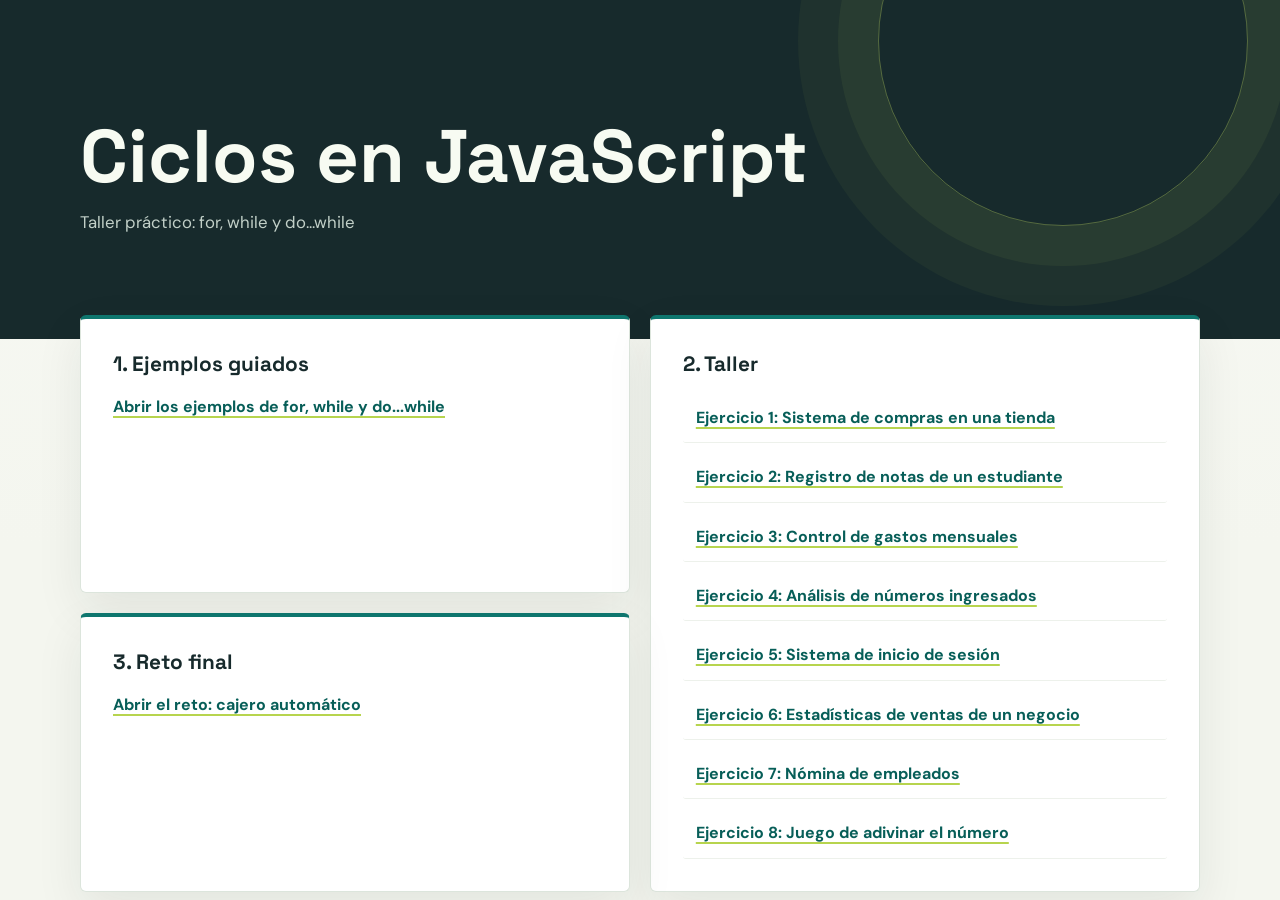
<file: index.html>
<!DOCTYPE html>
<html lang="es">
<head>
  <meta charset="UTF-8">
  <meta name="viewport" content="width=device-width, initial-scale=1.0">
  <title>Ciclos en JavaScript</title>
  <link rel="stylesheet" href="styles.css">
</head>
<body>
  <header>
    <h1>Ciclos en JavaScript</h1>
    <p>Taller práctico: for, while y do...while</p>
  </header>

  <main>
    <section id="seccionEjemplos">
      <h2>1. Ejemplos guiados</h2>
      <p><a href="ejemplos.html">Abrir los ejemplos de for, while y do...while</a></p>
    </section>

    <section id="seccionTaller">
      <h2>2. Taller</h2>
      <ul>
        <li><a href="ejercicio1.html">Ejercicio 1: Sistema de compras en una tienda</a></li>
        <li><a href="ejercicio2.html">Ejercicio 2: Registro de notas de un estudiante</a></li>
        <li><a href="ejercicio3.html">Ejercicio 3: Control de gastos mensuales</a></li>
        <li><a href="ejercicio4.html">Ejercicio 4: Análisis de números ingresados</a></li>
        <li><a href="ejercicio5.html">Ejercicio 5: Sistema de inicio de sesión</a></li>
        <li><a href="ejercicio6.html">Ejercicio 6: Estadísticas de ventas de un negocio</a></li>
        <li><a href="ejercicio7.html">Ejercicio 7: Nómina de empleados</a></li>
        <li><a href="ejercicio8.html">Ejercicio 8: Juego de adivinar el número</a></li>
      </ul>
    </section>

    <section id="seccionReto">
      <h2>3. Reto final</h2>
      <p><a href="reto.html">Abrir el reto: cajero automático</a></p>
    </section>
  </main>

</body>
</html>
</file>
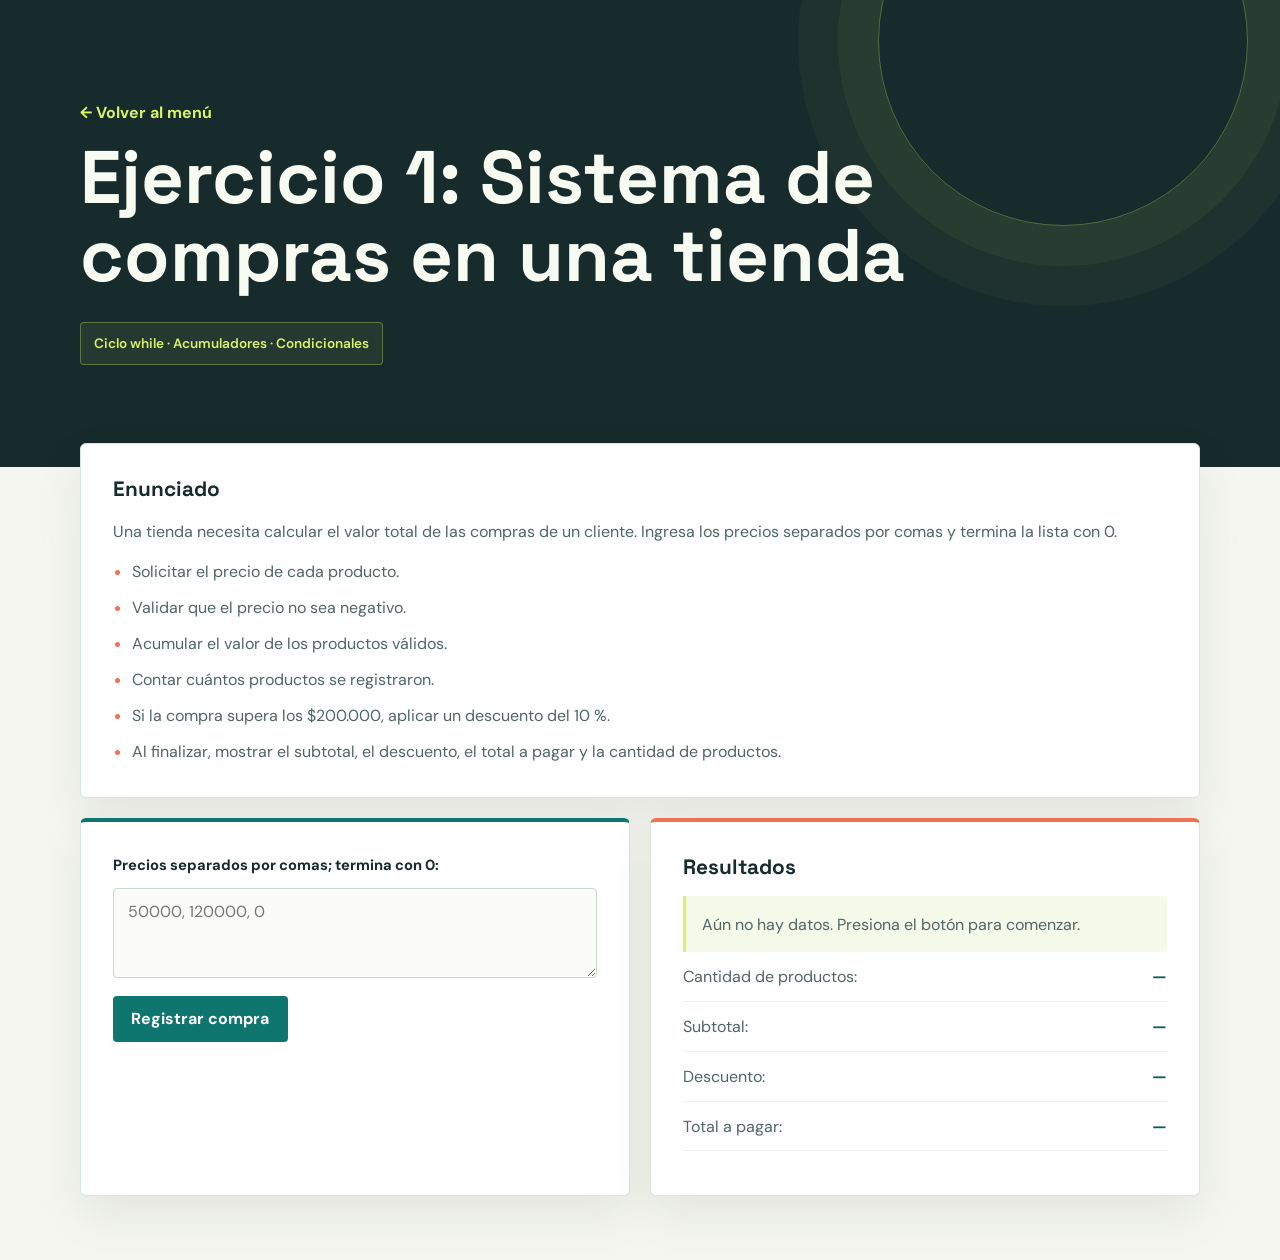
<file: ejercicio1.html>
<!DOCTYPE html>
<html lang="es">
<head>
  <meta charset="UTF-8">
  <meta name="viewport" content="width=device-width, initial-scale=1.0">
  <title>Ejercicio 1 · Sistema de compras en una tienda</title>
  <link rel="stylesheet" href="styles.css">
</head>
<body>
  <header>
    <a href="index.html">← Volver al menú</a>
    <h1>Ejercicio 1: Sistema de compras en una tienda</h1>
    <p id="etiquetas">Ciclo while · Acumuladores · Condicionales</p>
  </header>

  <main>
    <section id="enunciado">
      <h2>Enunciado</h2>
      <p>Una tienda necesita calcular el valor total de las compras de un cliente. Ingresa los precios separados por comas y termina la lista con 0.</p>
      <ul>
        <li>Solicitar el precio de cada producto.</li>
        <li>Validar que el precio no sea negativo.</li>
        <li>Acumular el valor de los productos válidos.</li>
        <li>Contar cuántos productos se registraron.</li>
        <li>Si la compra supera los $200.000, aplicar un descuento del 10 %.</li>
        <li>Al finalizar, mostrar el subtotal, el descuento, el total a pagar y la cantidad de productos.</li>
      </ul>
    </section>

    <section id="controles">
      <form id="formulario">
        <label for="precios">Precios separados por comas; termina con 0:</label>
        <textarea id="precios" rows="3" placeholder="50000, 120000, 0" required></textarea>
        <button type="submit">Registrar compra</button>
      </form>
    </section>

    <section id="resultado" aria-live="polite">
      <h2>Resultados</h2>
      <p id="mensaje">Aún no hay datos. Presiona el botón para comenzar.</p>
      <p>Cantidad de productos: <strong id="cantidad">—</strong></p>
      <p>Subtotal: <strong id="subtotal">—</strong></p>
      <p>Descuento: <strong id="descuento">—</strong></p>
      <p>Total a pagar: <strong id="total">—</strong></p>
    </section>
  </main>

  <script src="js/ejercicio1.js"></script>
</body>
</html>
</file>
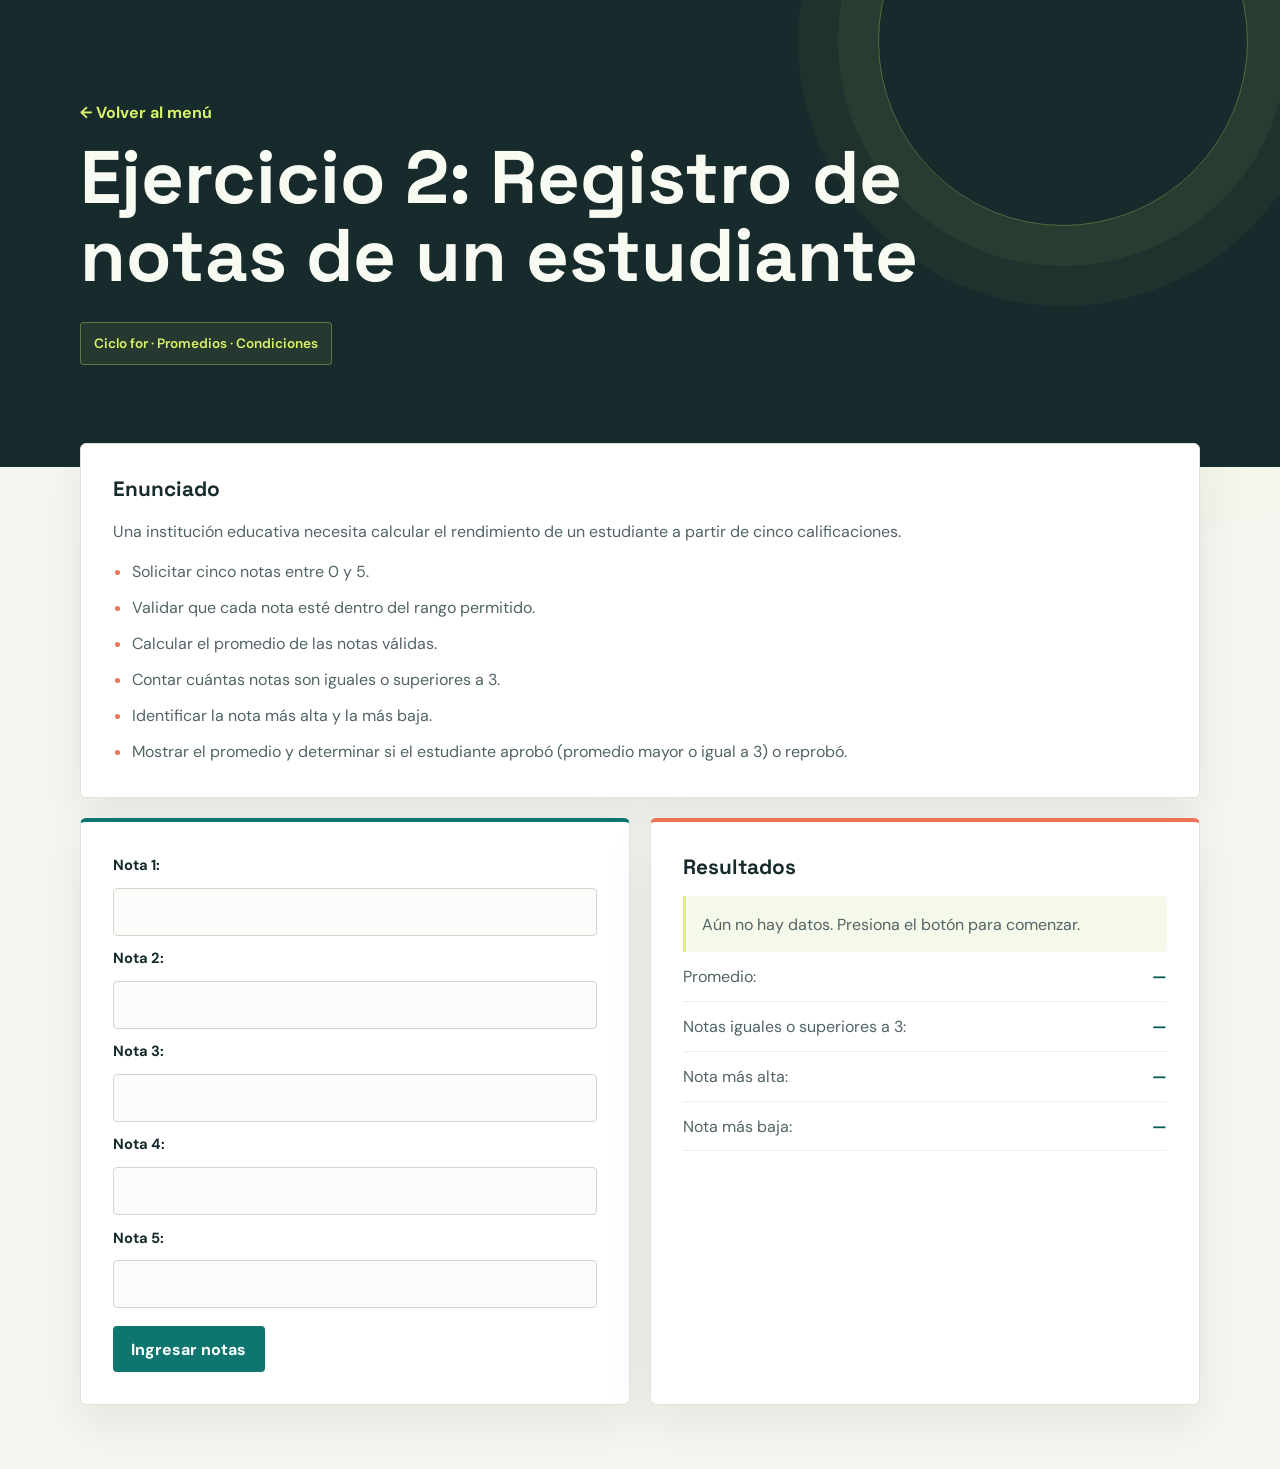
<file: ejercicio2.html>
<!DOCTYPE html>
<html lang="es">
<head>
  <meta charset="UTF-8">
  <meta name="viewport" content="width=device-width, initial-scale=1.0">
  <title>Ejercicio 2 · Registro de notas de un estudiante</title>
  <link rel="stylesheet" href="styles.css">
</head>
<body>
  <header>
    <a href="index.html">← Volver al menú</a>
    <h1>Ejercicio 2: Registro de notas de un estudiante</h1>
    <p id="etiquetas">Ciclo for · Promedios · Condiciones</p>
  </header>

  <main>
    <section id="enunciado">
      <h2>Enunciado</h2>
      <p>Una institución educativa necesita calcular el rendimiento de un estudiante a partir de cinco calificaciones.</p>
      <ul>
        <li>Solicitar cinco notas entre 0 y 5.</li>
        <li>Validar que cada nota esté dentro del rango permitido.</li>
        <li>Calcular el promedio de las notas válidas.</li>
        <li>Contar cuántas notas son iguales o superiores a 3.</li>
        <li>Identificar la nota más alta y la más baja.</li>
        <li>Mostrar el promedio y determinar si el estudiante aprobó (promedio mayor o igual a 3) o reprobó.</li>
      </ul>
    </section>

    <section id="controles">
      <form id="formulario">
        <label for="nota1">Nota 1:</label>
        <input type="number" id="nota1" step="any" required>
        <label for="nota2">Nota 2:</label>
        <input type="number" id="nota2" step="any" required>
        <label for="nota3">Nota 3:</label>
        <input type="number" id="nota3" step="any" required>
        <label for="nota4">Nota 4:</label>
        <input type="number" id="nota4" step="any" required>
        <label for="nota5">Nota 5:</label>
        <input type="number" id="nota5" step="any" required>
        <button type="submit">Ingresar notas</button>
      </form>
    </section>

    <section id="resultado" aria-live="polite">
      <h2>Resultados</h2>
      <p id="mensaje">Aún no hay datos. Presiona el botón para comenzar.</p>
      <ul id="listaNotas"></ul>
      <p>Promedio: <strong id="promedio">—</strong></p>
      <p>Notas iguales o superiores a 3: <strong id="notasAltas">—</strong></p>
      <p>Nota más alta: <strong id="notaMayor">—</strong></p>
      <p>Nota más baja: <strong id="notaMenor">—</strong></p>
    </section>
  </main>

  <script src="js/ejercicio2.js"></script>
</body>
</html>
</file>
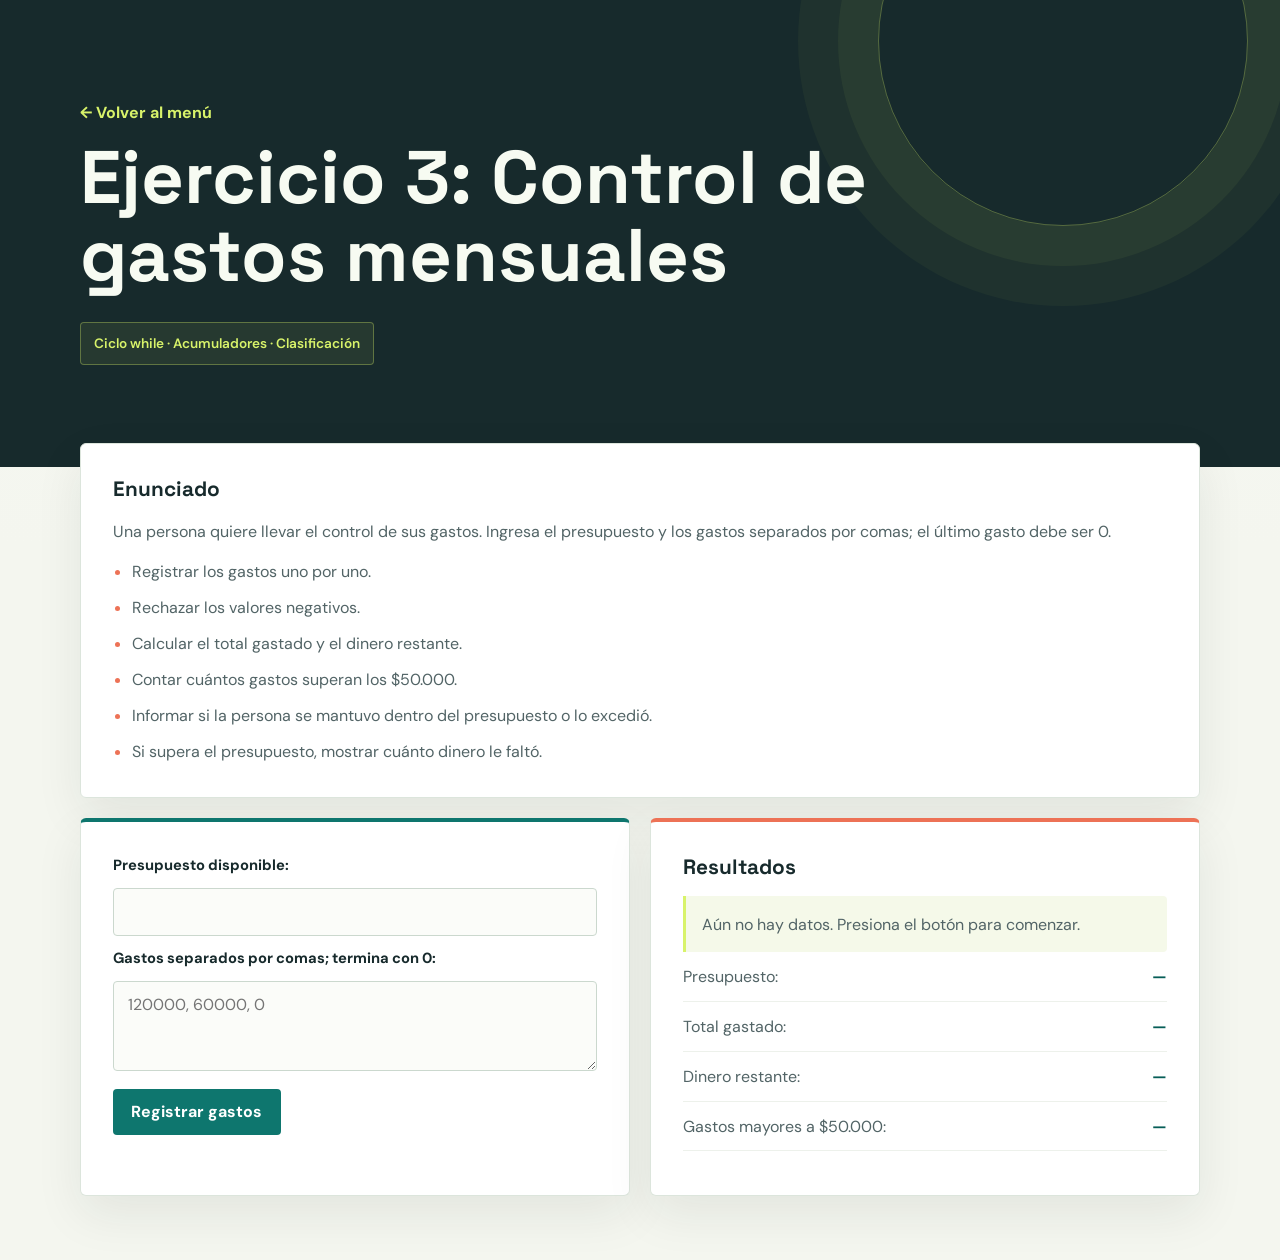
<file: ejercicio3.html>
<!DOCTYPE html>
<html lang="es">
<head>
  <meta charset="UTF-8">
  <meta name="viewport" content="width=device-width, initial-scale=1.0">
  <title>Ejercicio 3 · Control de gastos mensuales</title>
  <link rel="stylesheet" href="styles.css">
</head>
<body>
  <header>
    <a href="index.html">← Volver al menú</a>
    <h1>Ejercicio 3: Control de gastos mensuales</h1>
    <p id="etiquetas">Ciclo while · Acumuladores · Clasificación</p>
  </header>

  <main>
    <section id="enunciado">
      <h2>Enunciado</h2>
      <p>Una persona quiere llevar el control de sus gastos. Ingresa el presupuesto y los gastos separados por comas; el último gasto debe ser 0.</p>
      <ul>
        <li>Registrar los gastos uno por uno.</li>
        <li>Rechazar los valores negativos.</li>
        <li>Calcular el total gastado y el dinero restante.</li>
        <li>Contar cuántos gastos superan los $50.000.</li>
        <li>Informar si la persona se mantuvo dentro del presupuesto o lo excedió.</li>
        <li>Si supera el presupuesto, mostrar cuánto dinero le faltó.</li>
      </ul>
    </section>

    <section id="controles">
      <form id="formulario">
        <label for="presupuestoEntrada">Presupuesto disponible:</label>
        <input type="number" id="presupuestoEntrada" min="0" step="any" required>
        <label for="gastosEntrada">Gastos separados por comas; termina con 0:</label>
        <textarea id="gastosEntrada" rows="3" placeholder="120000, 60000, 0" required></textarea>
        <button type="submit">Registrar gastos</button>
      </form>
    </section>

    <section id="resultado" aria-live="polite">
      <h2>Resultados</h2>
      <p id="mensaje">Aún no hay datos. Presiona el botón para comenzar.</p>
      <p>Presupuesto: <strong id="presupuesto">—</strong></p>
      <p>Total gastado: <strong id="totalGastado">—</strong></p>
      <p>Dinero restante: <strong id="restante">—</strong></p>
      <p>Gastos mayores a $50.000: <strong id="gastosAltos">—</strong></p>
    </section>
  </main>

  <script src="js/ejercicio3.js"></script>
</body>
</html>
</file>
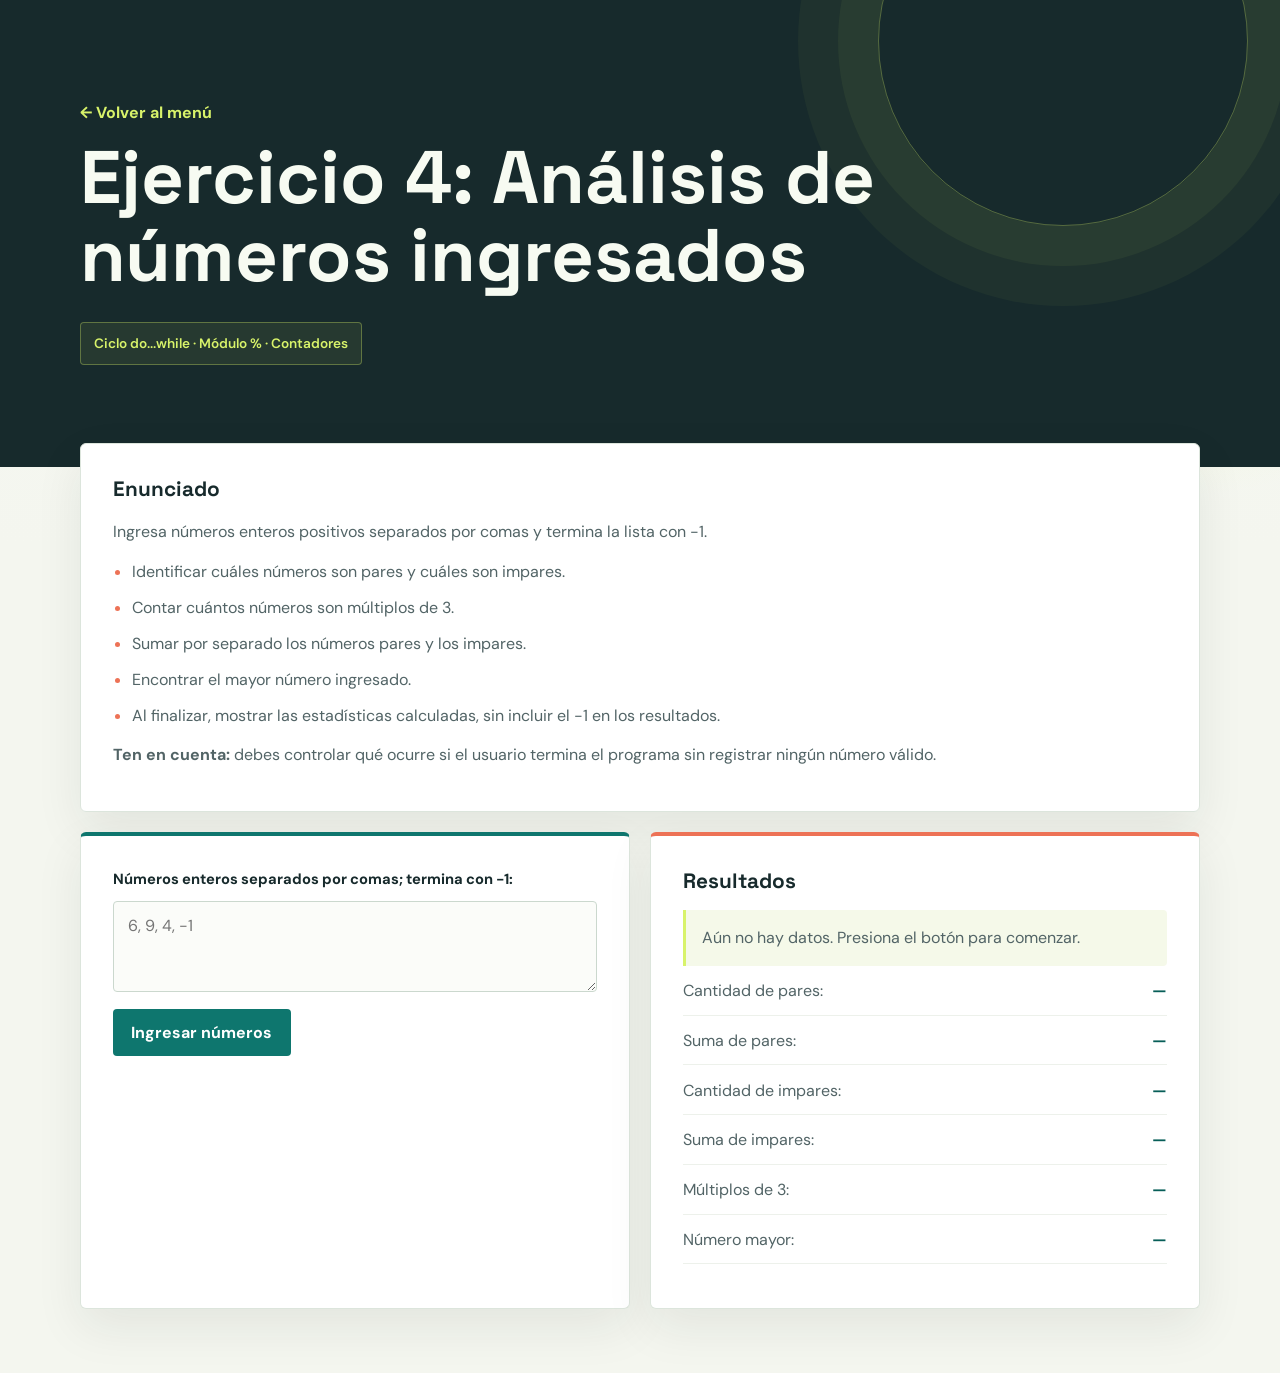
<file: ejercicio4.html>
<!DOCTYPE html>
<html lang="es">
<head>
  <meta charset="UTF-8">
  <meta name="viewport" content="width=device-width, initial-scale=1.0">
  <title>Ejercicio 4 · Análisis de números ingresados</title>
  <link rel="stylesheet" href="styles.css">
</head>
<body>
  <header>
    <a href="index.html">← Volver al menú</a>
    <h1>Ejercicio 4: Análisis de números ingresados</h1>
    <p id="etiquetas">Ciclo do...while · Módulo % · Contadores</p>
  </header>

  <main>
    <section id="enunciado">
      <h2>Enunciado</h2>
      <p>Ingresa números enteros positivos separados por comas y termina la lista con -1.</p>
      <ul>
        <li>Identificar cuáles números son pares y cuáles son impares.</li>
        <li>Contar cuántos números son múltiplos de 3.</li>
        <li>Sumar por separado los números pares y los impares.</li>
        <li>Encontrar el mayor número ingresado.</li>
        <li>Al finalizar, mostrar las estadísticas calculadas, sin incluir el -1 en los resultados.</li>
      </ul>
      <p><strong>Ten en cuenta:</strong> debes controlar qué ocurre si el usuario termina el programa sin registrar ningún número válido.</p>
    </section>

    <section id="controles">
      <form id="formulario">
        <label for="numerosEntrada">Números enteros separados por comas; termina con -1:</label>
        <textarea id="numerosEntrada" rows="3" placeholder="6, 9, 4, -1" required></textarea>
        <button type="submit">Ingresar números</button>
      </form>
    </section>

    <section id="resultado" aria-live="polite">
      <h2>Resultados</h2>
      <p id="mensaje">Aún no hay datos. Presiona el botón para comenzar.</p>
      <p>Cantidad de pares: <strong id="pares">—</strong></p>
      <p>Suma de pares: <strong id="sumaPares">—</strong></p>
      <p>Cantidad de impares: <strong id="impares">—</strong></p>
      <p>Suma de impares: <strong id="sumaImpares">—</strong></p>
      <p>Múltiplos de 3: <strong id="multiplos3">—</strong></p>
      <p>Número mayor: <strong id="mayor">—</strong></p>
    </section>
  </main>

  <script src="js/ejercicio4.js"></script>
</body>
</html>
</file>
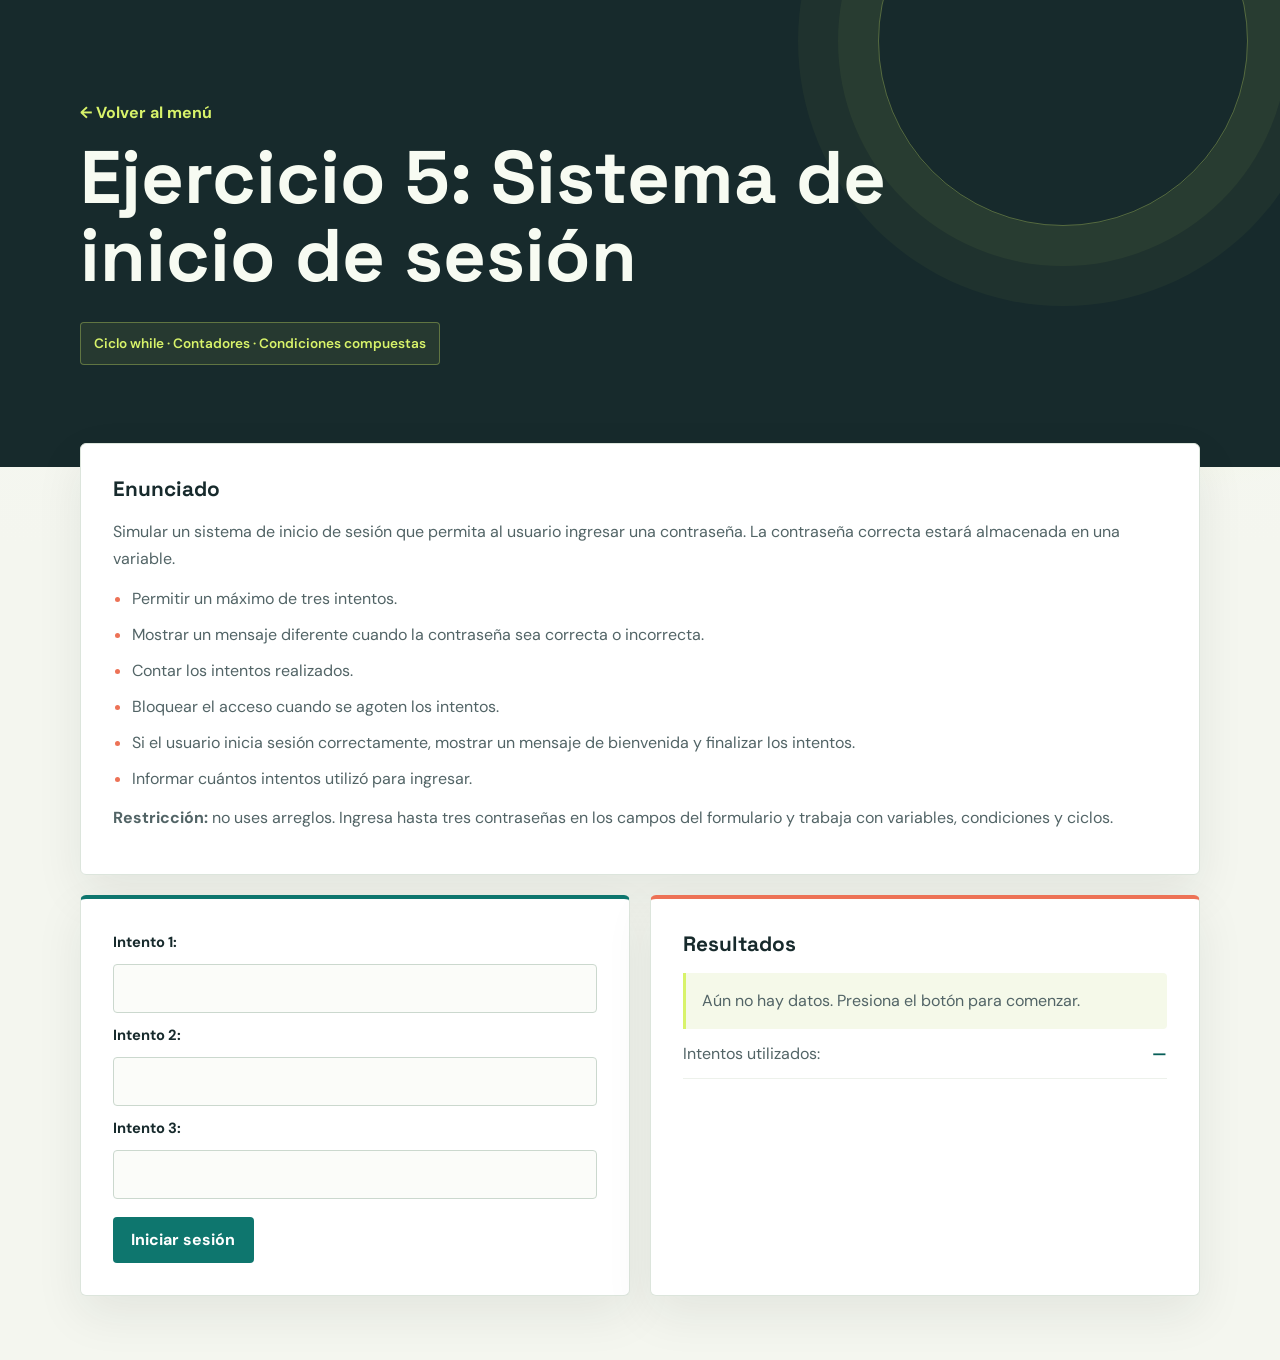
<file: ejercicio5.html>
<!DOCTYPE html>
<html lang="es">
<head>
  <meta charset="UTF-8">
  <meta name="viewport" content="width=device-width, initial-scale=1.0">
  <title>Ejercicio 5 · Sistema de inicio de sesión</title>
  <link rel="stylesheet" href="styles.css">
</head>
<body>
  <header>
    <a href="index.html">← Volver al menú</a>
    <h1>Ejercicio 5: Sistema de inicio de sesión</h1>
    <p id="etiquetas">Ciclo while · Contadores · Condiciones compuestas</p>
  </header>

  <main>
    <section id="enunciado">
      <h2>Enunciado</h2>
      <p>Simular un sistema de inicio de sesión que permita al usuario ingresar una contraseña. La contraseña correcta estará almacenada en una variable.</p>
      <ul>
        <li>Permitir un máximo de tres intentos.</li>
        <li>Mostrar un mensaje diferente cuando la contraseña sea correcta o incorrecta.</li>
        <li>Contar los intentos realizados.</li>
        <li>Bloquear el acceso cuando se agoten los intentos.</li>
        <li>Si el usuario inicia sesión correctamente, mostrar un mensaje de bienvenida y finalizar los intentos.</li>
        <li>Informar cuántos intentos utilizó para ingresar.</li>
      </ul>
      <p><strong>Restricción:</strong> no uses arreglos. Ingresa hasta tres contraseñas en los campos del formulario y trabaja con variables, condiciones y ciclos.</p>
    </section>

    <section id="controles">
      <form id="formulario">
        <label for="contrasena1">Intento 1:</label>
        <input type="password" id="contrasena1" required>
        <label for="contrasena2">Intento 2:</label>
        <input type="password" id="contrasena2">
        <label for="contrasena3">Intento 3:</label>
        <input type="password" id="contrasena3">
        <button type="submit">Iniciar sesión</button>
      </form>
    </section>

    <section id="resultado" aria-live="polite">
      <h2>Resultados</h2>
      <p id="mensaje">Aún no hay datos. Presiona el botón para comenzar.</p>
      <ul id="registro"></ul>
      <p>Intentos utilizados: <strong id="intentos">—</strong></p>
    </section>
  </main>

  <script src="js/ejercicio5.js"></script>
</body>
</html>
</file>
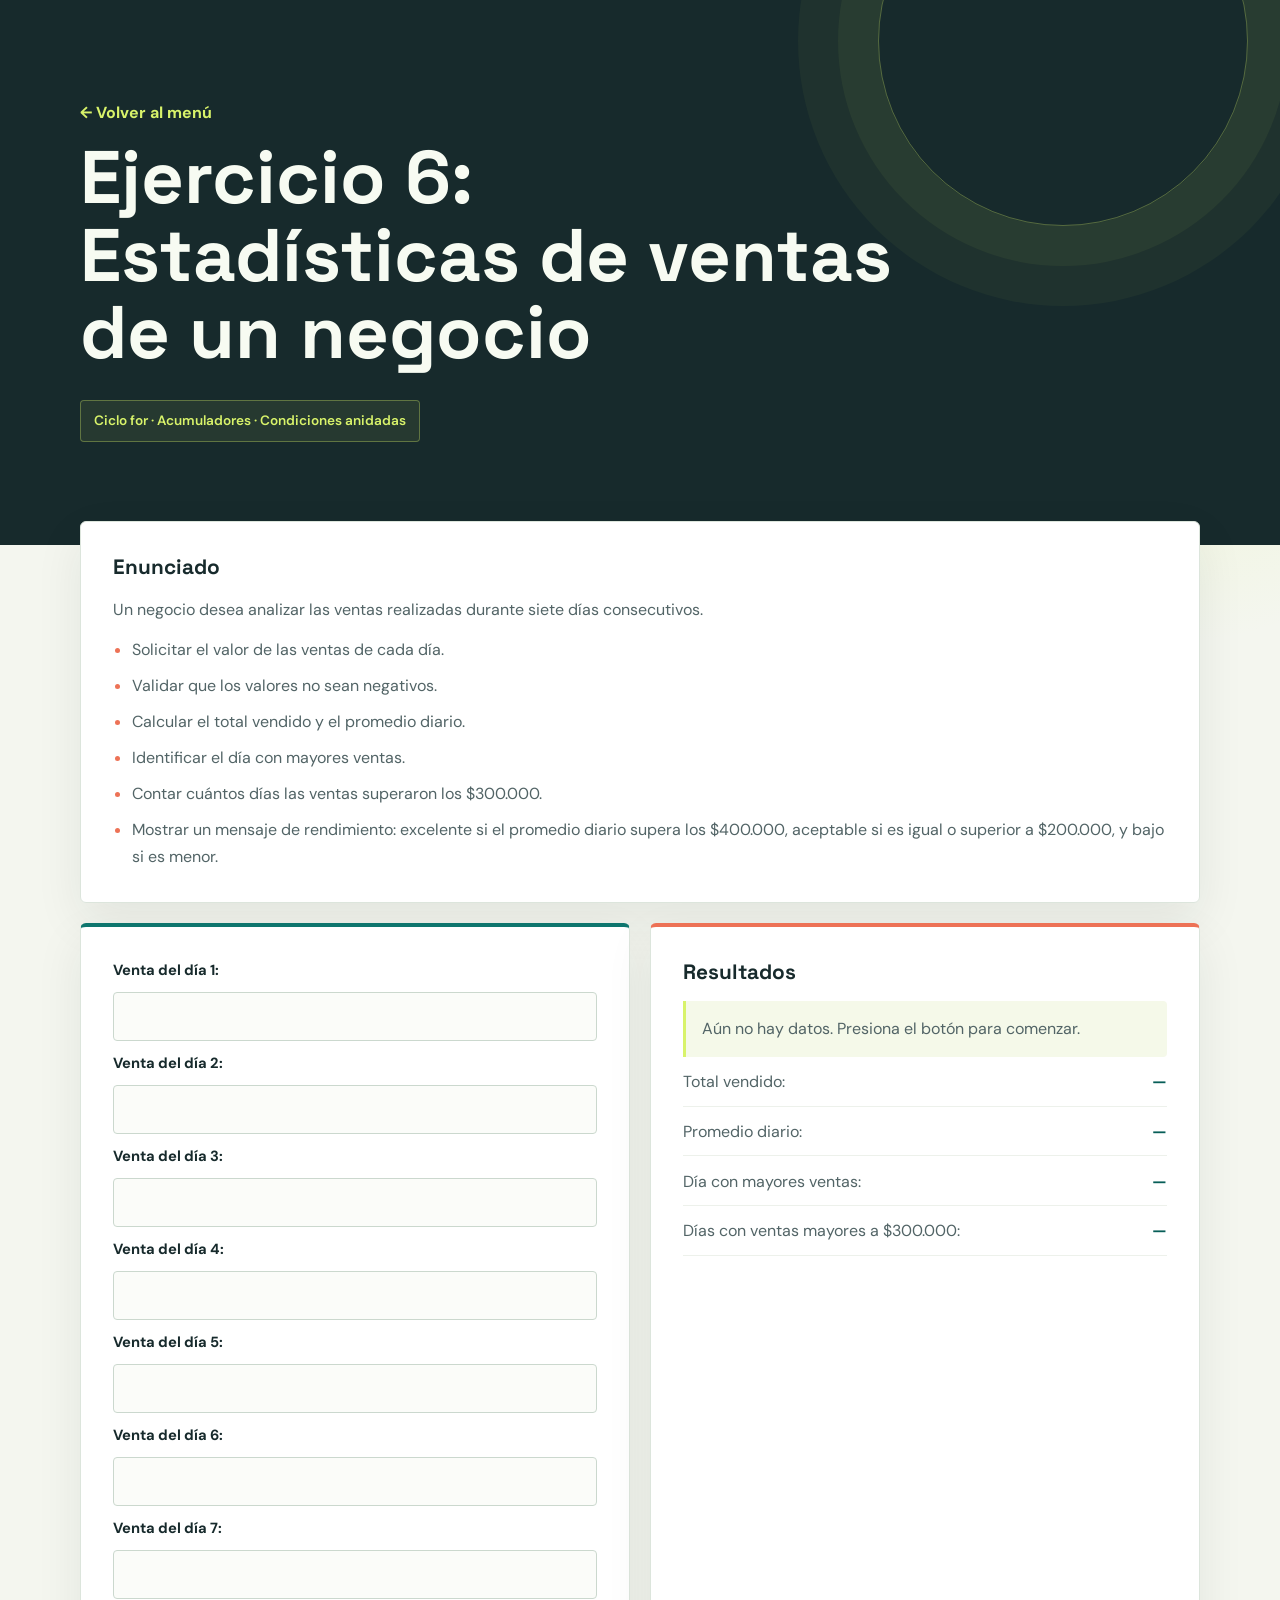
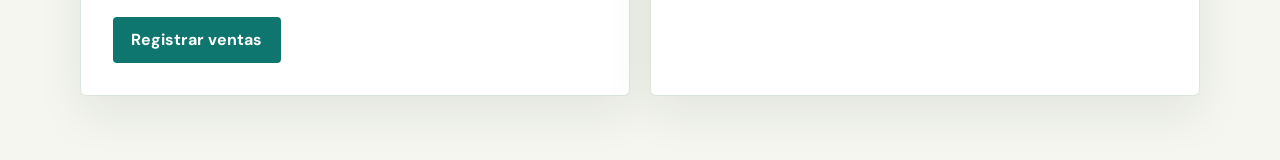
<file: ejercicio6.html>
<!DOCTYPE html>
<html lang="es">
<head>
  <meta charset="UTF-8">
  <meta name="viewport" content="width=device-width, initial-scale=1.0">
  <title>Ejercicio 6 · Estadísticas de ventas de un negocio</title>
  <link rel="stylesheet" href="styles.css">
</head>
<body>
  <header>
    <a href="index.html">← Volver al menú</a>
    <h1>Ejercicio 6: Estadísticas de ventas de un negocio</h1>
    <p id="etiquetas">Ciclo for · Acumuladores · Condiciones anidadas</p>
  </header>

  <main>
    <section id="enunciado">
      <h2>Enunciado</h2>
      <p>Un negocio desea analizar las ventas realizadas durante siete días consecutivos.</p>
      <ul>
        <li>Solicitar el valor de las ventas de cada día.</li>
        <li>Validar que los valores no sean negativos.</li>
        <li>Calcular el total vendido y el promedio diario.</li>
        <li>Identificar el día con mayores ventas.</li>
        <li>Contar cuántos días las ventas superaron los $300.000.</li>
        <li>Mostrar un mensaje de rendimiento: excelente si el promedio diario supera los $400.000, aceptable si es igual o superior a $200.000, y bajo si es menor.</li>
      </ul>
    </section>

    <section id="controles">
      <form id="formulario">
        <label for="venta1">Venta del día 1:</label>
        <input type="number" id="venta1" step="any" required>
        <label for="venta2">Venta del día 2:</label>
        <input type="number" id="venta2" step="any" required>
        <label for="venta3">Venta del día 3:</label>
        <input type="number" id="venta3" step="any" required>
        <label for="venta4">Venta del día 4:</label>
        <input type="number" id="venta4" step="any" required>
        <label for="venta5">Venta del día 5:</label>
        <input type="number" id="venta5" step="any" required>
        <label for="venta6">Venta del día 6:</label>
        <input type="number" id="venta6" step="any" required>
        <label for="venta7">Venta del día 7:</label>
        <input type="number" id="venta7" step="any" required>
        <button type="submit">Registrar ventas</button>
      </form>
    </section>

    <section id="resultado" aria-live="polite">
      <h2>Resultados</h2>
      <p id="mensaje">Aún no hay datos. Presiona el botón para comenzar.</p>
      <ul id="detalleDias"></ul>
      <p>Total vendido: <strong id="totalVendido">—</strong></p>
      <p>Promedio diario: <strong id="promedio">—</strong></p>
      <p>Día con mayores ventas: <strong id="mejorDia">—</strong></p>
      <p>Días con ventas mayores a $300.000: <strong id="diasAltos">—</strong></p>
    </section>
  </main>

  <script src="js/ejercicio6.js"></script>
</body>
</html>
</file>
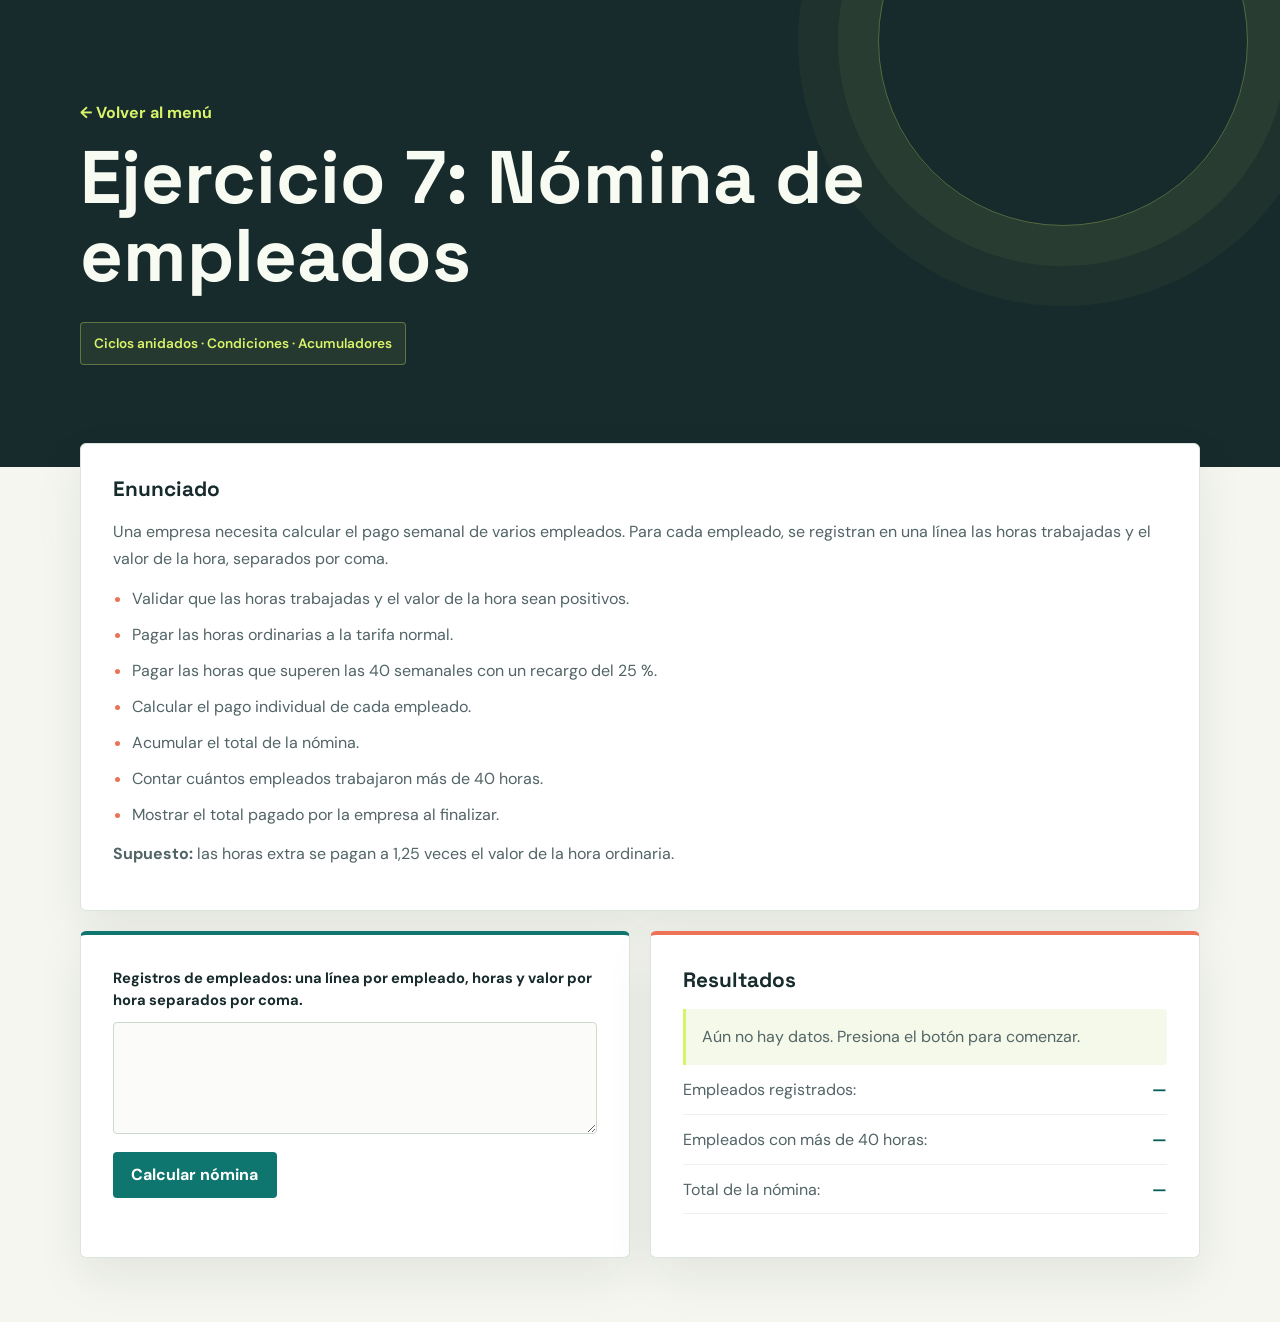
<file: ejercicio7.html>
<!DOCTYPE html>
<html lang="es">
<head>
  <meta charset="UTF-8">
  <meta name="viewport" content="width=device-width, initial-scale=1.0">
  <title>Ejercicio 7 · Nómina de empleados</title>
  <link rel="stylesheet" href="styles.css">
</head>
<body>
  <header>
    <a href="index.html">← Volver al menú</a>
    <h1>Ejercicio 7: Nómina de empleados</h1>
    <p id="etiquetas">Ciclos anidados · Condiciones · Acumuladores</p>
  </header>

  <main>
    <section id="enunciado">
      <h2>Enunciado</h2>
      <p>Una empresa necesita calcular el pago semanal de varios empleados. Para cada empleado, se registran en una línea las horas trabajadas y el valor de la hora, separados por coma.</p>
      <ul>
        <li>Validar que las horas trabajadas y el valor de la hora sean positivos.</li>
        <li>Pagar las horas ordinarias a la tarifa normal.</li>
        <li>Pagar las horas que superen las 40 semanales con un recargo del 25 %.</li>
        <li>Calcular el pago individual de cada empleado.</li>
        <li>Acumular el total de la nómina.</li>
        <li>Contar cuántos empleados trabajaron más de 40 horas.</li>
        <li>Mostrar el total pagado por la empresa al finalizar.</li>
      </ul>
      <p><strong>Supuesto:</strong> las horas extra se pagan a 1,25 veces el valor de la hora ordinaria.</p>
    </section>

    <section id="controles">
      <form id="formulario">
        <label for="empleadosEntrada">Registros de empleados: una línea por empleado, horas y valor por hora separados por coma.</label>
        <textarea id="empleadosEntrada" rows="4" required></textarea>
        <button type="submit">Calcular nómina</button>
      </form>
    </section>

    <section id="resultado" aria-live="polite">
      <h2>Resultados</h2>
      <p id="mensaje">Aún no hay datos. Presiona el botón para comenzar.</p>
      <ul id="detalleEmpleados"></ul>
      <p>Empleados registrados: <strong id="cantidadEmpleados">—</strong></p>
      <p>Empleados con más de 40 horas: <strong id="conExtras">—</strong></p>
      <p>Total de la nómina: <strong id="totalNomina">—</strong></p>
    </section>
  </main>

  <script src="js/ejercicio7.js"></script>
</body>
</html>
</file>
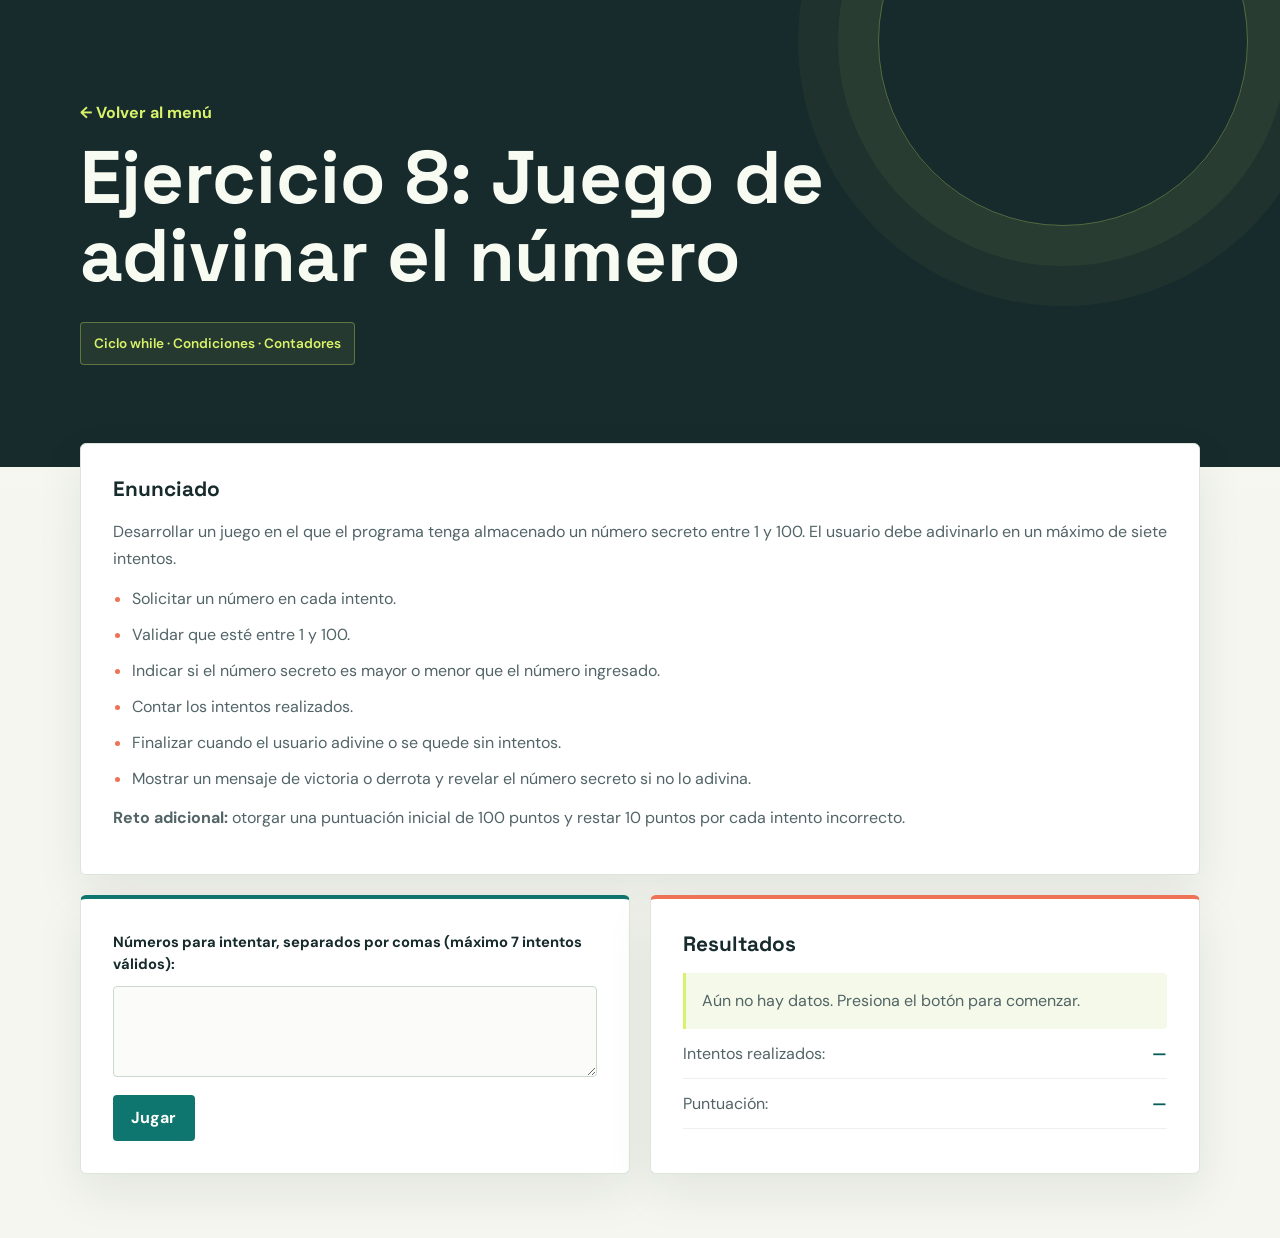
<file: ejercicio8.html>
<!DOCTYPE html>
<html lang="es">
<head>
  <meta charset="UTF-8">
  <meta name="viewport" content="width=device-width, initial-scale=1.0">
  <title>Ejercicio 8 · Juego de adivinar el número</title>
  <link rel="stylesheet" href="styles.css">
</head>
<body>
  <header>
    <a href="index.html">← Volver al menú</a>
    <h1>Ejercicio 8: Juego de adivinar el número</h1>
    <p id="etiquetas">Ciclo while · Condiciones · Contadores</p>
  </header>

  <main>
    <section id="enunciado">
      <h2>Enunciado</h2>
      <p>Desarrollar un juego en el que el programa tenga almacenado un número secreto entre 1 y 100. El usuario debe adivinarlo en un máximo de siete intentos.</p>
      <ul>
        <li>Solicitar un número en cada intento.</li>
        <li>Validar que esté entre 1 y 100.</li>
        <li>Indicar si el número secreto es mayor o menor que el número ingresado.</li>
        <li>Contar los intentos realizados.</li>
        <li>Finalizar cuando el usuario adivine o se quede sin intentos.</li>
        <li>Mostrar un mensaje de victoria o derrota y revelar el número secreto si no lo adivina.</li>
      </ul>
      <p><strong>Reto adicional:</strong> otorgar una puntuación inicial de 100 puntos y restar 10 puntos por cada intento incorrecto.</p>
    </section>

    <section id="controles">
      <form id="formulario">
        <label for="intentosEntrada">Números para intentar, separados por comas (máximo 7 intentos válidos):</label>
        <textarea id="intentosEntrada" rows="3" required></textarea>
        <button type="submit">Jugar</button>
      </form>
    </section>

    <section id="resultado" aria-live="polite">
      <h2>Resultados</h2>
      <p id="mensaje">Aún no hay datos. Presiona el botón para comenzar.</p>
      <ul id="registro"></ul>
      <p>Intentos realizados: <strong id="intentos">—</strong></p>
      <p>Puntuación: <strong id="puntos">—</strong></p>
    </section>
  </main>

  <script src="js/ejercicio8.js"></script>
</body>
</html>
</file>
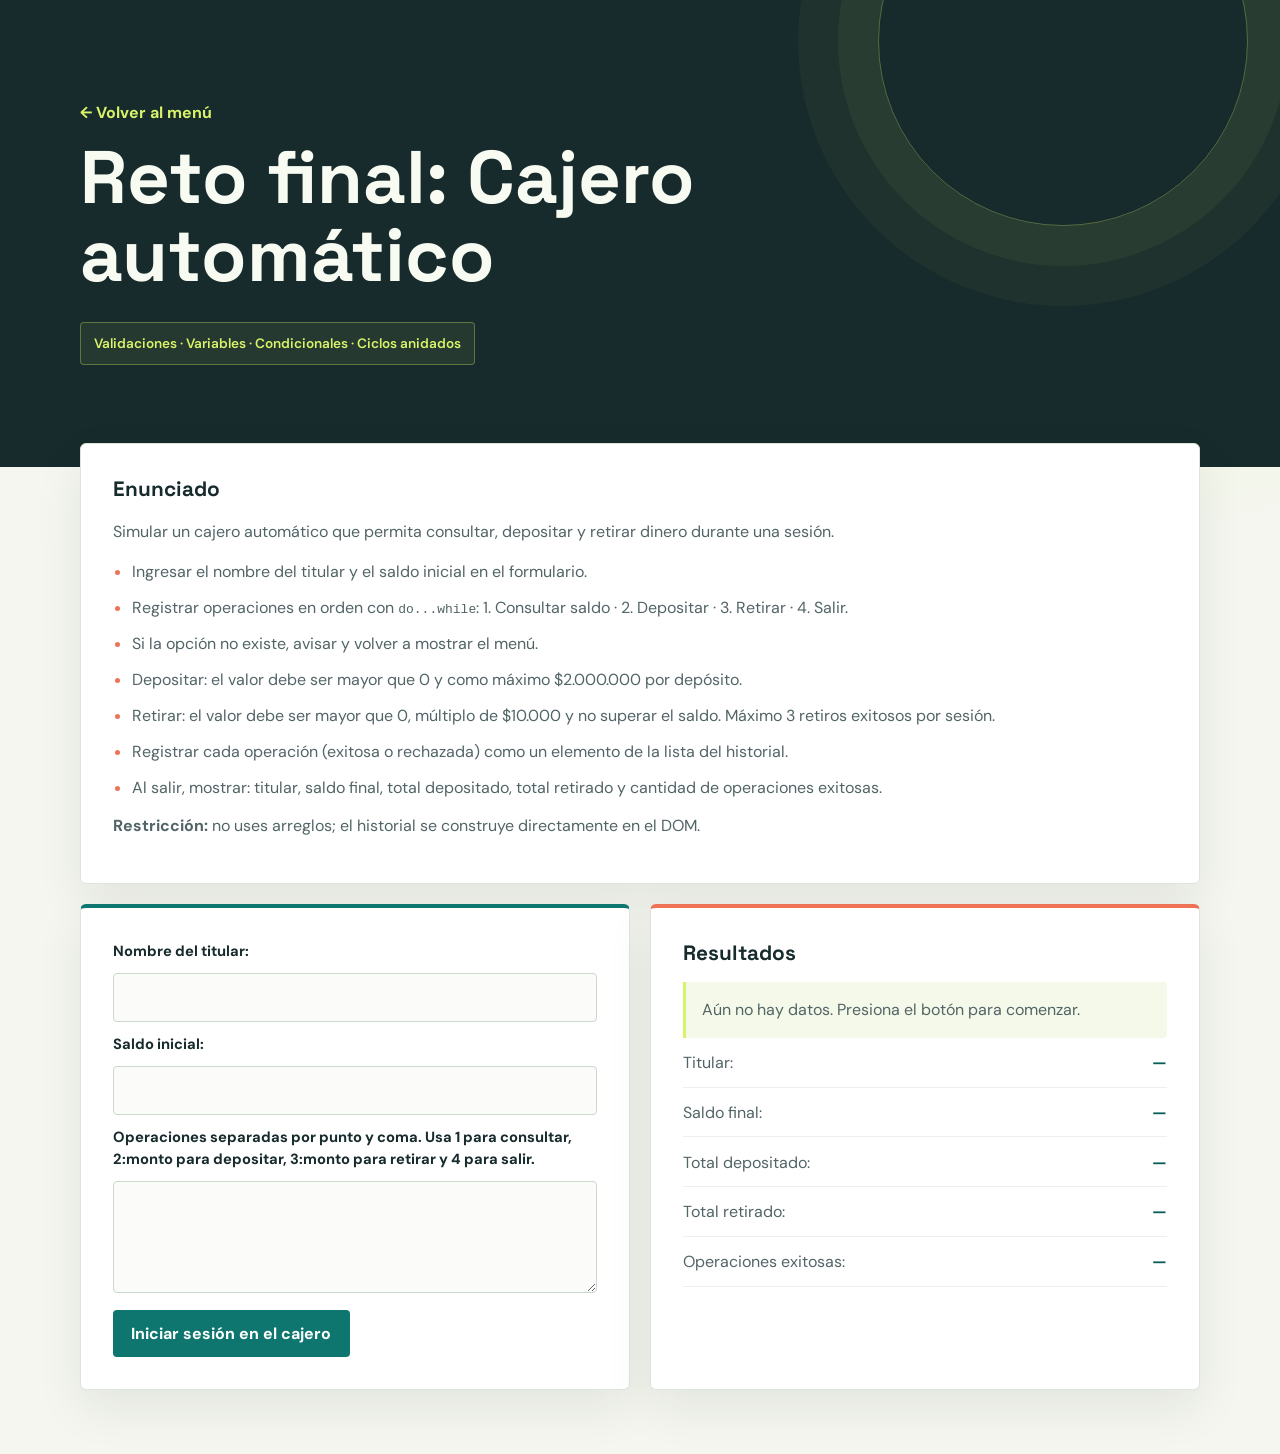
<file: reto.html>
<!DOCTYPE html>
<html lang="es">
<head>
  <meta charset="UTF-8">
  <meta name="viewport" content="width=device-width, initial-scale=1.0">
  <title>Reto final · Cajero automático</title>
  <link rel="stylesheet" href="styles.css">
</head>
<body>
  <header>
    <a href="index.html">← Volver al menú</a>
    <h1>Reto final: Cajero automático</h1>
    <p id="etiquetas">Validaciones · Variables · Condicionales · Ciclos anidados</p>
  </header>

  <main>
    <section id="enunciado">
      <h2>Enunciado</h2>
      <p>Simular un cajero automático que permita consultar, depositar y retirar dinero durante una sesión.</p>
      <ul>
        <li>Ingresar el nombre del titular y el saldo inicial en el formulario.</li>
        <li>Registrar operaciones en orden con <code>do...while</code>: 1. Consultar saldo · 2. Depositar · 3. Retirar · 4. Salir.</li>
        <li>Si la opción no existe, avisar y volver a mostrar el menú.</li>
        <li>Depositar: el valor debe ser mayor que 0 y como máximo $2.000.000 por depósito.</li>
        <li>Retirar: el valor debe ser mayor que 0, múltiplo de $10.000 y no superar el saldo. Máximo 3 retiros exitosos por sesión.</li>
        <li>Registrar cada operación (exitosa o rechazada) como un elemento de la lista del historial.</li>
        <li>Al salir, mostrar: titular, saldo final, total depositado, total retirado y cantidad de operaciones exitosas.</li>
      </ul>
      <p><strong>Restricción:</strong> no uses arreglos; el historial se construye directamente en el DOM.</p>
    </section>

    <section id="controles">
      <form id="formulario">
        <label for="titularEntrada">Nombre del titular:</label>
        <input type="text" id="titularEntrada" required>
        <label for="saldoEntrada">Saldo inicial:</label>
        <input type="number" id="saldoEntrada" min="0" step="any" required>
        <label for="operacionesEntrada">Operaciones separadas por punto y coma. Usa 1 para consultar, 2:monto para depositar, 3:monto para retirar y 4 para salir.</label>
        <textarea id="operacionesEntrada" rows="4" required></textarea>
        <button type="submit">Iniciar sesión en el cajero</button>
      </form>
    </section>

    <section id="resultado" aria-live="polite">
      <h2>Resultados</h2>
      <p id="mensaje">Aún no hay datos. Presiona el botón para comenzar.</p>
      <ul id="historial"></ul>
      <p>Titular: <strong id="titular">—</strong></p>
      <p>Saldo final: <strong id="saldoFinal">—</strong></p>
      <p>Total depositado: <strong id="totalDepositado">—</strong></p>
      <p>Total retirado: <strong id="totalRetirado">—</strong></p>
      <p>Operaciones exitosas: <strong id="operaciones">—</strong></p>
    </section>
  </main>

  <script src="js/reto.js"></script>
</body>
</html>
</file>
<file: styles.css>
@import url('https://fonts.googleapis.com/css2?family=DM+Sans:wght@400;500;600;700&family=Space+Grotesk:wght@500;600;700&display=swap');

:root {
  color-scheme: light;
  --ink: #172a2c;
  --muted: #526466;
  --paper: #f4f6ef;
  --surface: #ffffff;
  --line: #dce5dc;
  --green: #0e766e;
  --green-dark: #075e58;
  --lime: #d8f36a;
  --coral: #ed7256;
  --shadow: 0 18px 48px rgb(23 42 44 / 8%);
  font-family: 'DM Sans', 'Segoe UI', sans-serif;
  color: var(--ink);
  background: var(--paper);
  font-synthesis: none;
  text-rendering: optimizeLegibility;
}

* {
  box-sizing: border-box;
}

body {
  min-width: 320px;
  min-height: 100vh;
  margin: 0;
  background:
    radial-gradient(ellipse at 92% 6%, rgb(216 243 106 / 36%), transparent 25rem),
    linear-gradient(180deg, #f8f9f4 0%, var(--paper) 34rem);
}

header {
  position: relative;
  overflow: hidden;
  padding: clamp(2.5rem, 8vw, 6.5rem) max(1.25rem, calc((100% - 1120px) / 2));
  color: #f7fbf2;
  background: var(--ink);
  isolation: isolate;
}

header::after {
  position: absolute;
  z-index: -1;
  top: -9rem;
  right: max(1rem, calc((100% - 1120px) / 2 - 3rem));
  width: 23rem;
  aspect-ratio: 1;
  border: 1px solid rgb(216 243 106 / 32%);
  border-radius: 50%;
  box-shadow: 0 0 0 2.5rem rgb(216 243 106 / 5%), 0 0 0 5rem rgb(216 243 106 / 4%);
  content: '';
}

header h1,
header p,
header > a,
main {
  position: relative;
}

header h1 {
  max-width: 850px;
  margin: 1rem 0 0.75rem;
  font-family: 'Space Grotesk', 'Segoe UI', sans-serif;
  font-size: clamp(2.35rem, 6vw, 4.65rem);
  line-height: 1.04;
}

header p {
  max-width: 650px;
  margin: 0;
  color: #c2d0c8;
  font-size: 1.05rem;
  line-height: 1.7;
}

header #etiquetas {
  display: inline-flex;
  width: fit-content;
  max-width: 100%;
  margin-top: 1rem;
  padding: 0.55rem 0.8rem;
  border: 1px solid rgb(216 243 106 / 32%);
  border-radius: 4px;
  color: var(--lime);
  background: rgb(216 243 106 / 8%);
  font-size: 0.85rem;
  font-weight: 600;
}

header > a {
  display: inline-flex;
  align-items: center;
  gap: 0.45rem;
  color: var(--lime);
  font-weight: 700;
  text-decoration: none;
}

header > a:hover {
  color: #fff;
}

main {
  display: grid;
  grid-template-columns: repeat(2, minmax(0, 1fr));
  gap: 1.25rem;
  width: min(1120px, calc(100% - 2.5rem));
  margin: -1.5rem auto 4rem;
}

main > section {
  min-width: 0;
  padding: clamp(1.25rem, 3vw, 2rem);
  border: 1px solid var(--line);
  border-radius: 6px;
  background: var(--surface);
  box-shadow: var(--shadow);
  animation: rise-in 500ms both;
}

main > section:nth-child(2) {
  animation-delay: 80ms;
}

main > section:nth-child(3) {
  animation-delay: 140ms;
}

main > section h2 {
  margin: 0 0 1rem;
  font-family: 'Space Grotesk', 'Segoe UI', sans-serif;
  font-size: 1.3rem;
  line-height: 1.25;
}

main > section p,
main > section li {
  color: var(--muted);
  line-height: 1.7;
}

main > section p {
  margin: 0.7rem 0;
}

main > section ul {
  display: grid;
  gap: 0.55rem;
  margin: 0.8rem 0 0;
  padding-left: 1.2rem;
}

main > section li::marker {
  color: var(--coral);
}

#enunciado {
  grid-column: 1 / -1;
}

#controles {
  border-top: 4px solid var(--green);
}

#resultado {
  border-top: 4px solid var(--coral);
}

form {
  display: grid;
  grid-template-columns: repeat(2, minmax(0, 1fr));
  gap: 0.7rem 1rem;
}

form label {
  align-self: end;
  grid-column: 1 / -1;
  color: var(--ink);
  font-size: 0.92rem;
  font-weight: 700;
  line-height: 1.5;
}

form input,
form textarea {
  width: 100%;
  min-width: 0;
  grid-column: 1 / -1;
  padding: 0.8rem 0.9rem;
  border: 1px solid #cbd8ce;
  border-radius: 4px;
  outline: none;
  color: var(--ink);
  background: #fbfcf9;
  font: inherit;
  transition: border-color 160ms ease, box-shadow 160ms ease, background 160ms ease;
}

form textarea {
  min-height: 5.5rem;
  resize: vertical;
}

form input:focus,
form textarea:focus {
  border-color: var(--green);
  background: #fff;
  box-shadow: 0 0 0 3px rgb(14 118 110 / 15%);
}

form button {
  grid-column: 1 / -1;
  justify-self: start;
  min-height: 2.9rem;
  margin-top: 0.4rem;
  padding: 0.75rem 1.15rem;
  border: 0;
  border-radius: 4px;
  color: #fff;
  background: var(--green);
  font: inherit;
  font-weight: 700;
  cursor: pointer;
  transition: transform 160ms ease, background 160ms ease, box-shadow 160ms ease;
}

form button:hover {
  transform: translateY(-2px);
  background: var(--green-dark);
  box-shadow: 0 8px 18px rgb(14 118 110 / 20%);
}

form button:focus-visible,
a:focus-visible {
  outline: 3px solid var(--coral);
  outline-offset: 3px;
}

#resultado p {
  display: flex;
  justify-content: space-between;
  gap: 1rem;
  padding-bottom: 0.65rem;
  border-bottom: 1px solid #edf1eb;
}

#resultado p:first-of-type {
  display: block;
  padding: 0.9rem 1rem;
  border: 0;
  border-left: 3px solid var(--lime);
  border-radius: 0 4px 4px 0;
  background: #f5f9e9;
}

#resultado strong {
  color: var(--green-dark);
  text-align: right;
}

#resultado ul:empty {
  display: none;
}

#resultado ul:not(:empty) {
  display: grid;
  gap: 0.45rem;
  padding-left: 1.2rem;
}

#resultado code {
  overflow-wrap: anywhere;
}

body:has(main > #seccionEjemplos) main {
  grid-template-columns: repeat(2, minmax(0, 1fr));
}

body:has(main > #seccionEjemplos) main > section {
  border-top: 4px solid var(--green);
}

body:has(main > #seccionEjemplos) #seccionTaller {
  grid-row: span 2;
}

body:has(main > #seccionEjemplos) #seccionTaller ul {
  list-style: none;
  padding: 0;
}

body:has(main > #seccionEjemplos) #seccionTaller a,
body:has(main > #seccionEjemplos) main > section > p > a {
  color: var(--green-dark);
  font-weight: 700;
  text-decoration-color: #b7d44e;
  text-decoration-thickness: 2px;
  text-underline-offset: 4px;
}

body:has(main > #seccionEjemplos) #seccionTaller li {
  padding: 0.7rem 0.8rem;
  border-bottom: 1px solid #edf1eb;
  border-radius: 3px;
  transition: background 150ms ease, padding 150ms ease;
}

body:has(main > #seccionEjemplos) #seccionTaller li:hover {
  padding-left: 1.1rem;
  background: #f5f9e9;
}

@keyframes rise-in {
  from {
    transform: translateY(10px);
    opacity: 0;
  }
  to {
    transform: translateY(0);
    opacity: 1;
  }
}

@media (max-width: 700px) {
  header {
    padding: 2.75rem 1.25rem 3.5rem;
  }

  header::after {
    right: -14rem;
  }

  main,
  body:has(main > #seccionEjemplos) main {
    grid-template-columns: minmax(0, 1fr);
    width: min(100% - 1.5rem, 540px);
    margin-top: -1rem;
  }

  #enunciado {
    grid-column: auto;
  }

  body:has(main > #seccionEjemplos) #seccionTaller {
    grid-row: auto;
  }

  main > section {
    padding: 1.25rem;
  }
}

@media (prefers-reduced-motion: reduce) {
  *,
  *::before,
  *::after {
    scroll-behavior: auto !important;
    animation-duration: 0.01ms !important;
    animation-iteration-count: 1 !important;
    transition-duration: 0.01ms !important;
  }
}
</file>
